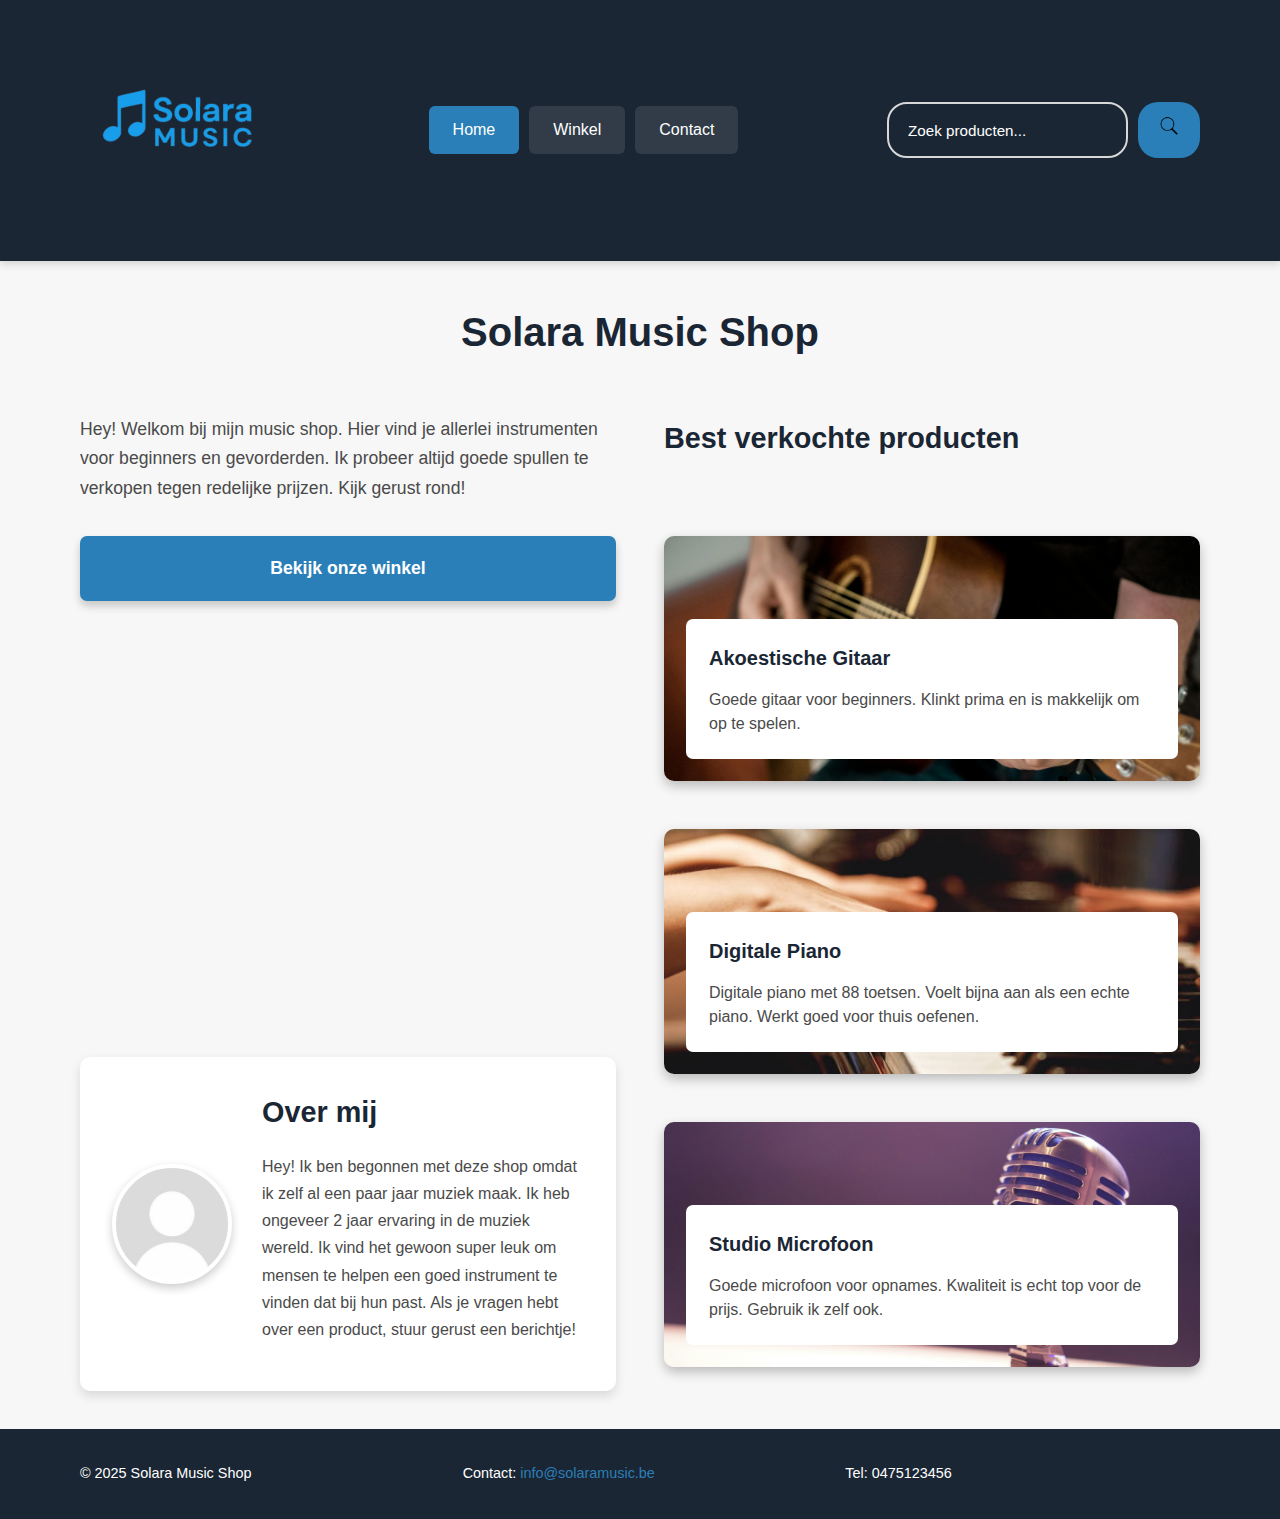
<file: webtechnologie_deelopdracht/index.html>
<!DOCTYPE html>
<html lang="nl">
<head>
    <meta charset="UTF-8">
    <meta name="viewport" content="width=device-width, initial-scale=1.0">
    <title>Home - Solara Music Shop</title>
    <link rel="stylesheet" href="css/reset.css">
    <link rel="stylesheet" href="css/general.css">
    <link rel="stylesheet" href="css/home.css">
</head>
<body>
    <header>
        <div class="container">
            <a href="index.html" class="logo"> <img src="assets/logo.png" alt="Solara Music Shop logo" width="200" height="200"></a>
            <nav>
                <ul>
                    <li><a href="index.html" class="active">Home</a></li>
                    <li><a href="shop.html">Winkel</a></li>
                    <li><a href="contact.html">Contact</a></li>
                </ul>
            </nav>
            <div class="searchbox">
                <input type="search" placeholder="Zoek producten..." aria-label="Zoek naar instrumenten">
                <button type="submit" aria-label="Zoekknop"><img src="assets/search.png" alt="" width="20" height="20"></button>
            </div>
        </div>
    </header>

    <main>
        <div class="container">
            <h1>Solara Music Shop</h1>
            <p class="intro">Hey! Welkom bij mijn music shop. Hier vind je allerlei instrumenten voor beginners en gevorderden. Ik probeer altijd goede spullen te verkopen tegen redelijke prijzen. Kijk gerust rond!</p>
            
            <a href="shop.html" class="shop-btn">Bekijk onze winkel</a>
            
            <h2>Best verkochte producten</h2>
            
            <div class="cards-grid">
                <article class="prod-card" style="background-image: url('assets/guitar-stock.jpg');">
                    <div class="card-info">
                        <h2 class="title">Akoestische Gitaar</h2>
                        <p>Goede gitaar voor beginners. Klinkt prima en is makkelijk om op te spelen.</p>
                    </div>
                </article>

                <article class="prod-card" style="background-image: url('assets/piano-stock.jpg');">
                    <div class="card-info">
                        <h2 class="title">Digitale Piano</h2>
                        <p>Digitale piano met 88 toetsen. Voelt bijna aan als een echte piano. Werkt goed voor thuis oefenen.</p>
                    </div>
                </article>

                <article class="prod-card" style="background-image: url('assets/microphone-stock.jpg');">
                    <div class="card-info">
                        <h2 class="title">Studio Microfoon</h2>
                        <p>Goede microfoon voor opnames. Kwaliteit is echt top voor de prijs. Gebruik ik zelf ook.</p>
                    </div>
                </article>
            </div>

            <div class="about-section">
                <div class="profile-pic"></div>
                <div class="about-text">
                    <h2>Over mij</h2>
                    <p>Hey! Ik ben begonnen met deze shop omdat ik zelf al een paar jaar muziek maak. Ik heb ongeveer 2 jaar ervaring in de muziek wereld. Ik vind het gewoon super leuk om mensen te helpen een goed instrument te vinden dat bij hun past. Als je vragen hebt over een product, stuur gerust een berichtje!</p>
                </div>
            </div>
        </div>
    </main>

    <footer>
        <div class="container">
            <p>&copy; 2025 Solara Music Shop</p>
            <p>Contact: <a href="mailto:info@solaramusic.be">info@solaramusic.be</a></p>
            <p>Tel: 0475123456</p>
        </div>
    </footer>
</body>
</html>
</file>
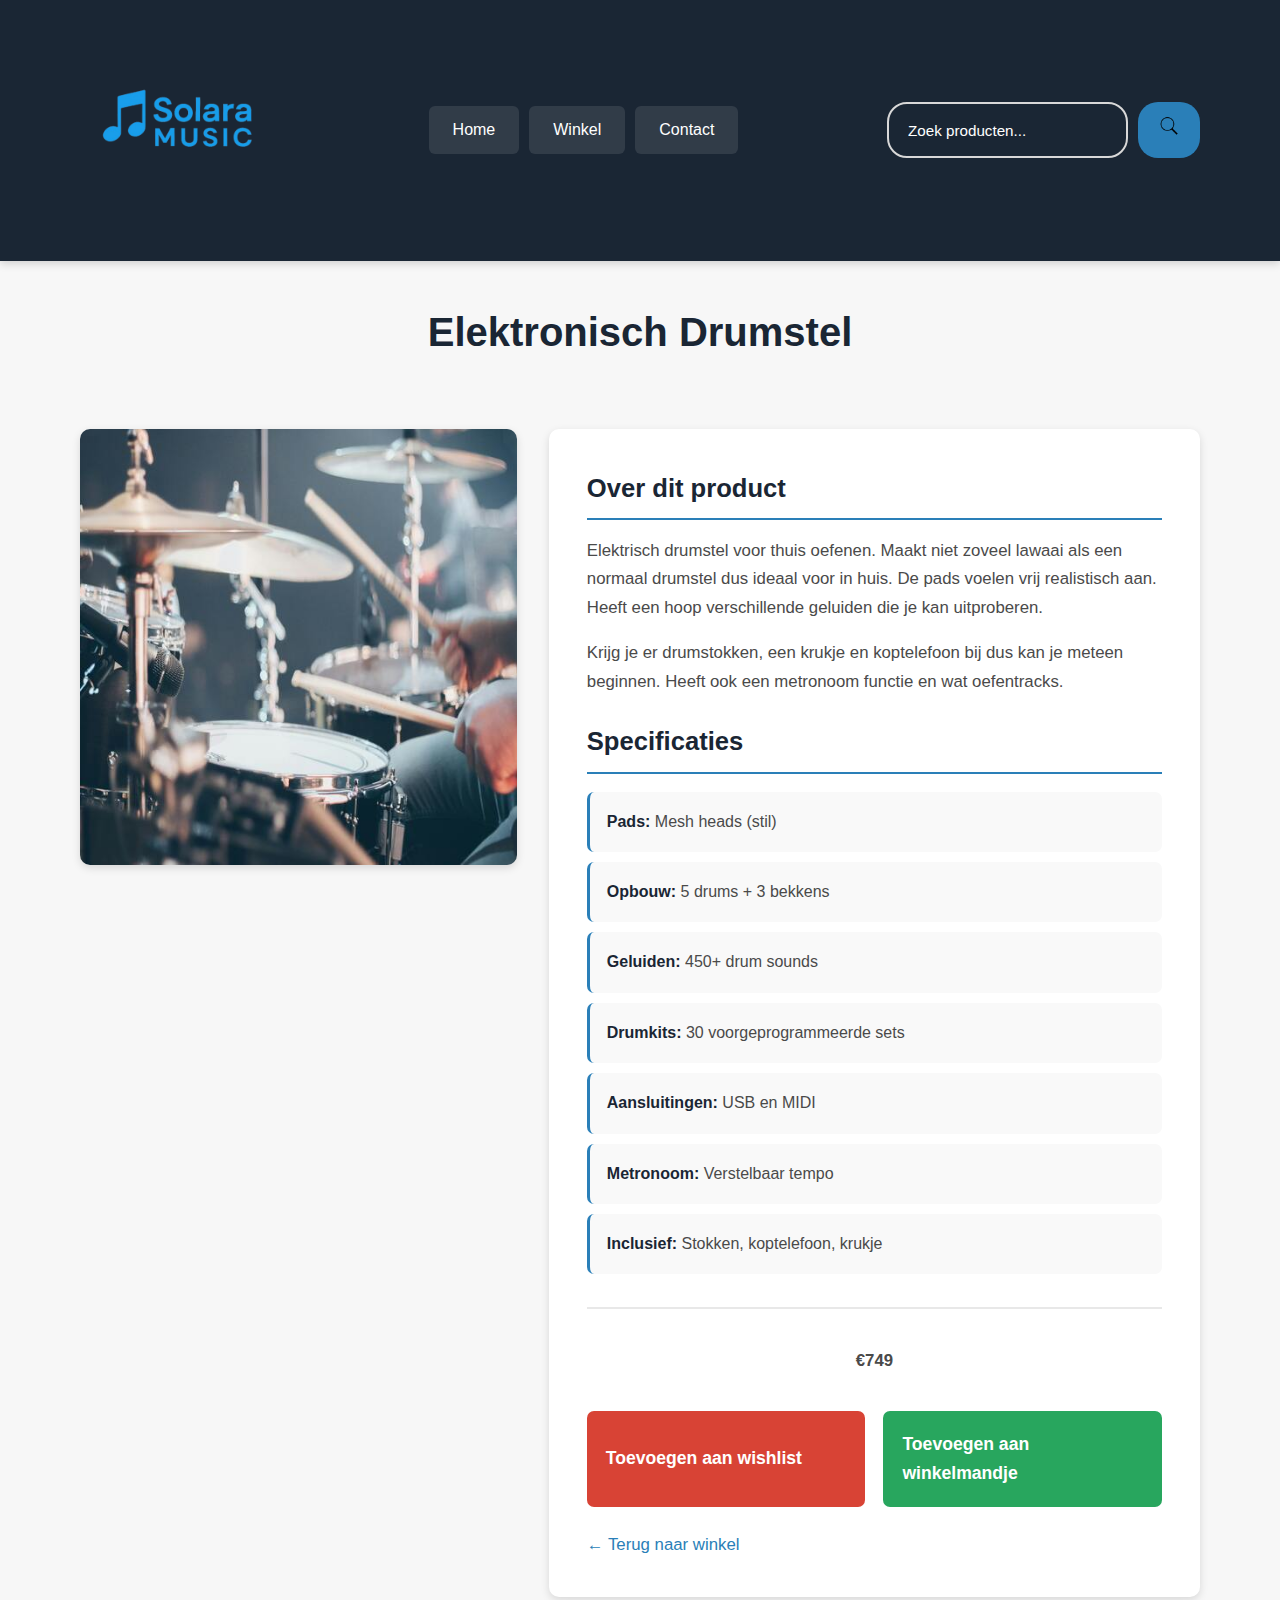
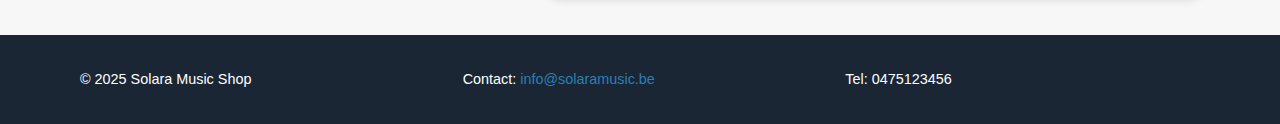
<file: webtechnologie_deelopdracht/product-drums.html>
<!DOCTYPE html>
<html lang="nl">
<head>
    <meta charset="UTF-8">
    <meta name="viewport" content="width=device-width, initial-scale=1.0">
    <title>Elektronisch Drumstel - Solara Music Shop</title>
    <link rel="stylesheet" href="css/reset.css">
    <link rel="stylesheet" href="css/general.css">
    <link rel="stylesheet" href="css/product.css">
</head>
<body>
    <header>
        <div class="container">
            <a href="index.html" class="logo"> <img src="assets/logo.png" alt="Logo" width="200" height="200"></a>           
             <nav>
                <ul>
                    <li><a href="index.html">Home</a></li>
                    <li><a href="shop.html">Winkel</a></li>
                    <li><a href="contact.html">Contact</a></li>
                </ul>
            </nav>
            <div class="searchbox">
                <input type="search" placeholder="Zoek producten..." aria-label="Zoeken">
                <button type="submit" aria-label="Zoeken"> <img src="assets/search.png" alt="Zoeken" width="20" height="20"></button>            </div>
        </div>
    </header>

    <main>
        <div class="container">
            <div class="layout">
                <h1>Elektronisch Drumstel</h1>
                
                <div class="horizontal">
                    <figure class="fig">
                        <img src="assets/drums-stock.jpg" alt="Elektronisch Drumstel">
                       
                    </figure>

                    <div class="content">
                <h2>Over dit product</h2>
                <p>Elektrisch drumstel voor thuis oefenen. Maakt niet zoveel lawaai als een normaal drumstel dus ideaal voor in huis. De pads voelen vrij realistisch aan. Heeft een hoop verschillende geluiden die je kan uitproberen.</p>
                
                <p>Krijg je er drumstokken, een krukje en koptelefoon bij dus kan je meteen beginnen. Heeft ook een metronoom functie en wat oefentracks.</p>

                <h2>Specificaties</h2>
                <ul class="spec-list">
                    <li><strong>Pads:</strong> Mesh heads (stil)</li>
                    <li><strong>Opbouw:</strong> 5 drums + 3 bekkens</li>
                    <li><strong>Geluiden:</strong> 450+ drum sounds</li>
                    <li><strong>Drumkits:</strong> 30 voorgeprogrammeerde sets</li>
                    <li><strong>Aansluitingen:</strong> USB en MIDI</li>
                    <li><strong>Metronoom:</strong> Verstelbaar tempo</li>
                    <li><strong>Inclusief:</strong> Stokken, koptelefoon, krukje</li>
                </ul>

                <div class="actions">
                    <p class="price">€749</p>
                    <button class="wishBtn">Toevoegen aan wishlist</button>
                    <button class="cartBtn">Toevoegen aan winkelmandje</button>
                </div>

                <a href="shop.html" class="back">← Terug naar winkel</a>
            </div>
                </div>
            </div>
        </div>
    </main>

    <footer>
        <div class="container">
            <p>&copy; 2025 Solara Music Shop</p>
            <p>Contact: <a href="mailto:info@solaramusic.be">info@solaramusic.be</a></p>
            <p>Tel: 0475123456</p>
        </div>
    </footer>
</body>
</html>
</file>
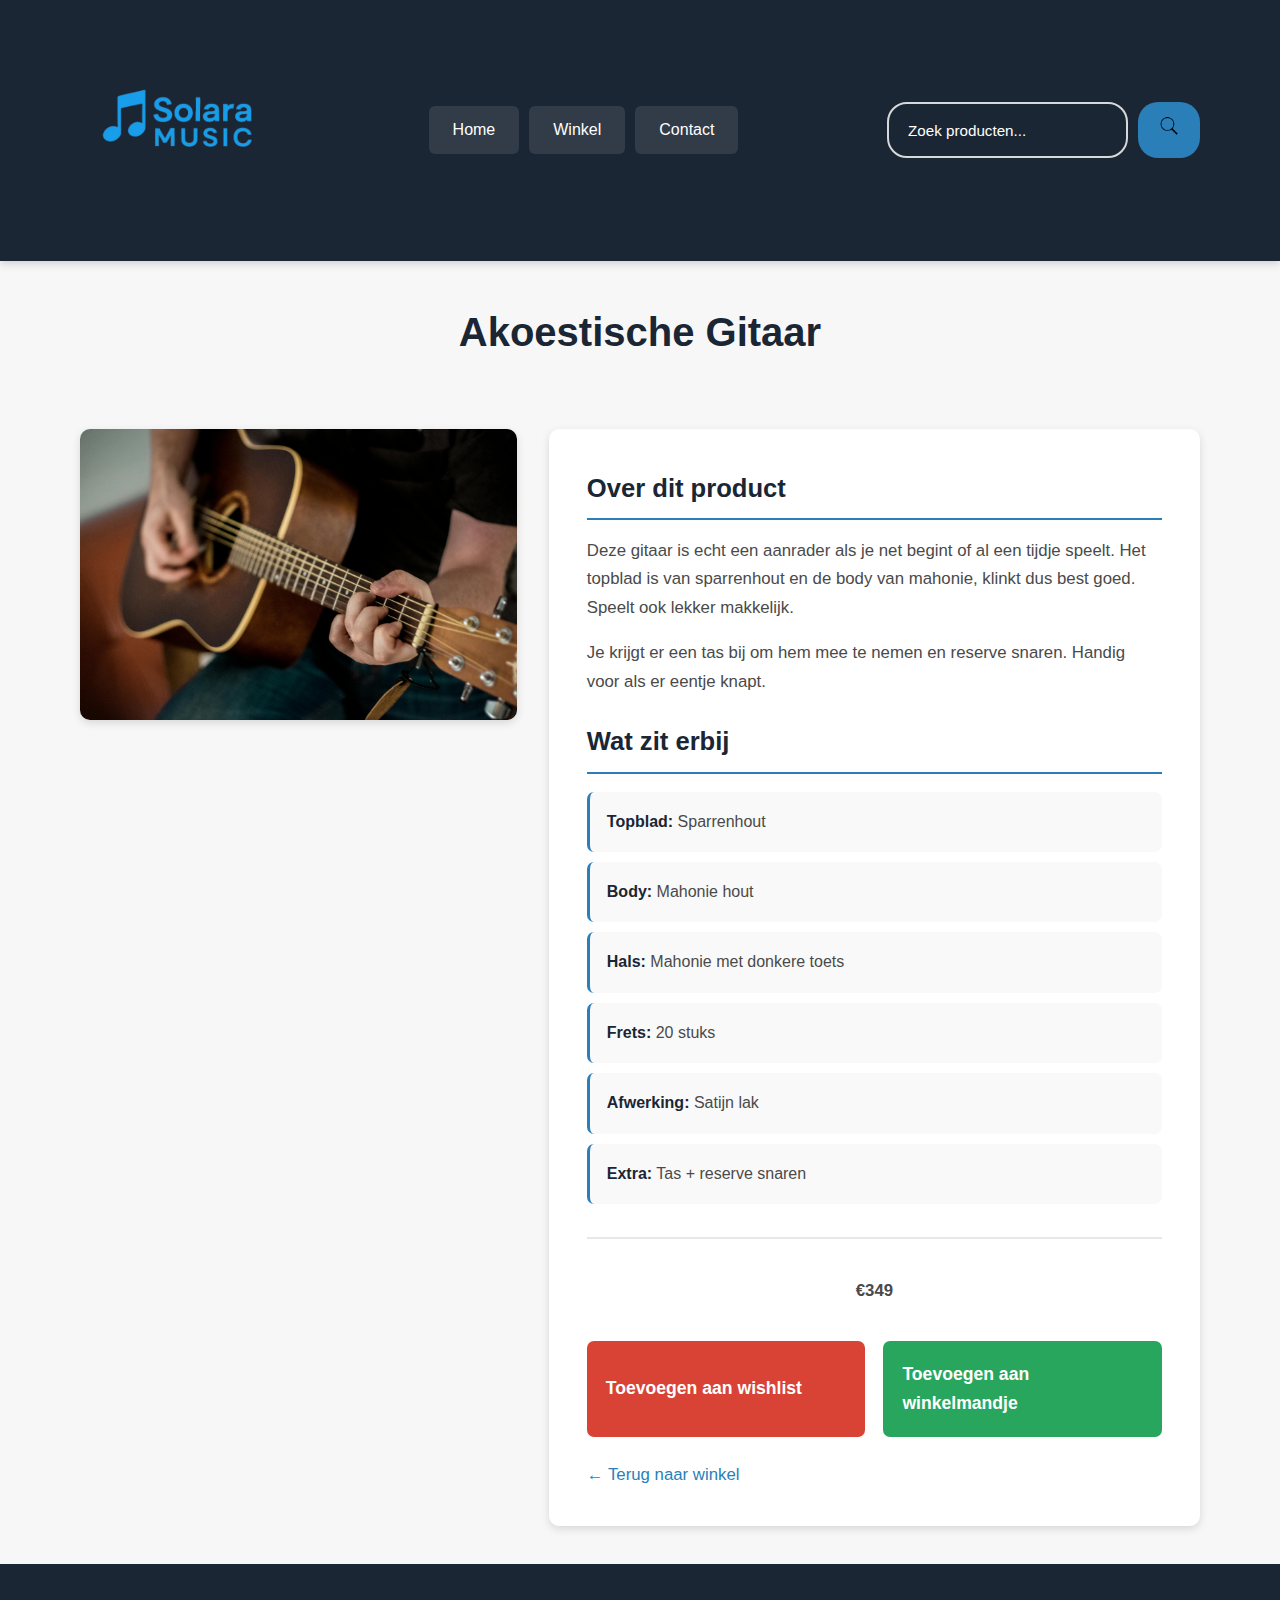
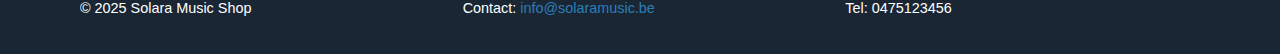
<file: webtechnologie_deelopdracht/product-gitaar.html>
<!DOCTYPE html>
<html lang="nl">
<head>
    <meta charset="UTF-8">
    <meta name="viewport" content="width=device-width, initial-scale=1.0">
    <title>Akoestische Gitaar - Solara Music Shop</title>
    <link rel="stylesheet" href="css/reset.css">
    <link rel="stylesheet" href="css/general.css">
    <link rel="stylesheet" href="css/product.css">
</head>
<body>
    <header>
        <div class="container">
            <a href="index.html" class="logo"> <img src="assets/logo.png" alt="Solara Music Shop logo" width="200" height="200"></a>  
            <nav>
                <ul>
                    <li><a href="index.html">Home</a></li>
                    <li><a href="shop.html">Winkel</a></li>
                    <li><a href="contact.html">Contact</a></li>
                </ul>
            </nav>
            <div class="searchbox">
                <input type="search" placeholder="Zoek producten..." aria-label="Zoek naar instrumenten">
                <button type="submit" aria-label="Zoekknop"><img src="assets/search.png" alt="" width="20" height="20"></button>            </div>
        </div>
    </header>

    <main>
        <div class="container">
            <div class="layout">
                <h1>Akoestische Gitaar</h1>
                
                <div class="horizontal">
                    <figure class="fig">
                        <img src="assets/guitar-stock.jpg" alt="Akoestische Gitaar Pro">
                    </figure>

                    <div class="content">
                <h2>Over dit product</h2>
                <p>Deze gitaar is echt een aanrader als je net begint of al een tijdje speelt. Het topblad is van sparrenhout en de body van mahonie, klinkt dus best goed. Speelt ook lekker makkelijk.</p>
                
                <p>Je krijgt er een tas bij om hem mee te nemen en reserve snaren. Handig voor als er eentje knapt.</p>

                <h2>Wat zit erbij</h2>
                <ul class="spec-list">
                    <li><strong>Topblad:</strong> Sparrenhout</li>
                    <li><strong>Body:</strong> Mahonie hout</li>
                    <li><strong>Hals:</strong> Mahonie met donkere toets</li>
                    <li><strong>Frets:</strong> 20 stuks</li>
                    <li><strong>Afwerking:</strong> Satijn lak</li>
                    <li><strong>Extra:</strong> Tas + reserve snaren</li>
                </ul>

                <div class="actions">
                    <p class="price">€349</p>
                    <button class="wishBtn"> Toevoegen aan wishlist</button>
                    <button class="cartBtn"> Toevoegen aan winkelmandje</button>
                </div>

                <a href="shop.html" class="back">← Terug naar winkel</a>
            </div>
                </div>
            </div>
        </div>
    </main>

    <footer>
        <div class="container">
            <p>&copy; 2025 Solara Music Shop</p>
            <p>Contact: <a href="mailto:info@solaramusic.be">info@solaramusic.be</a></p>
            <p>Tel: 0475123456</p>
        </div>
    </footer>
    
    <script src="js/shop.js"></script>
</body>
</html>
</file>
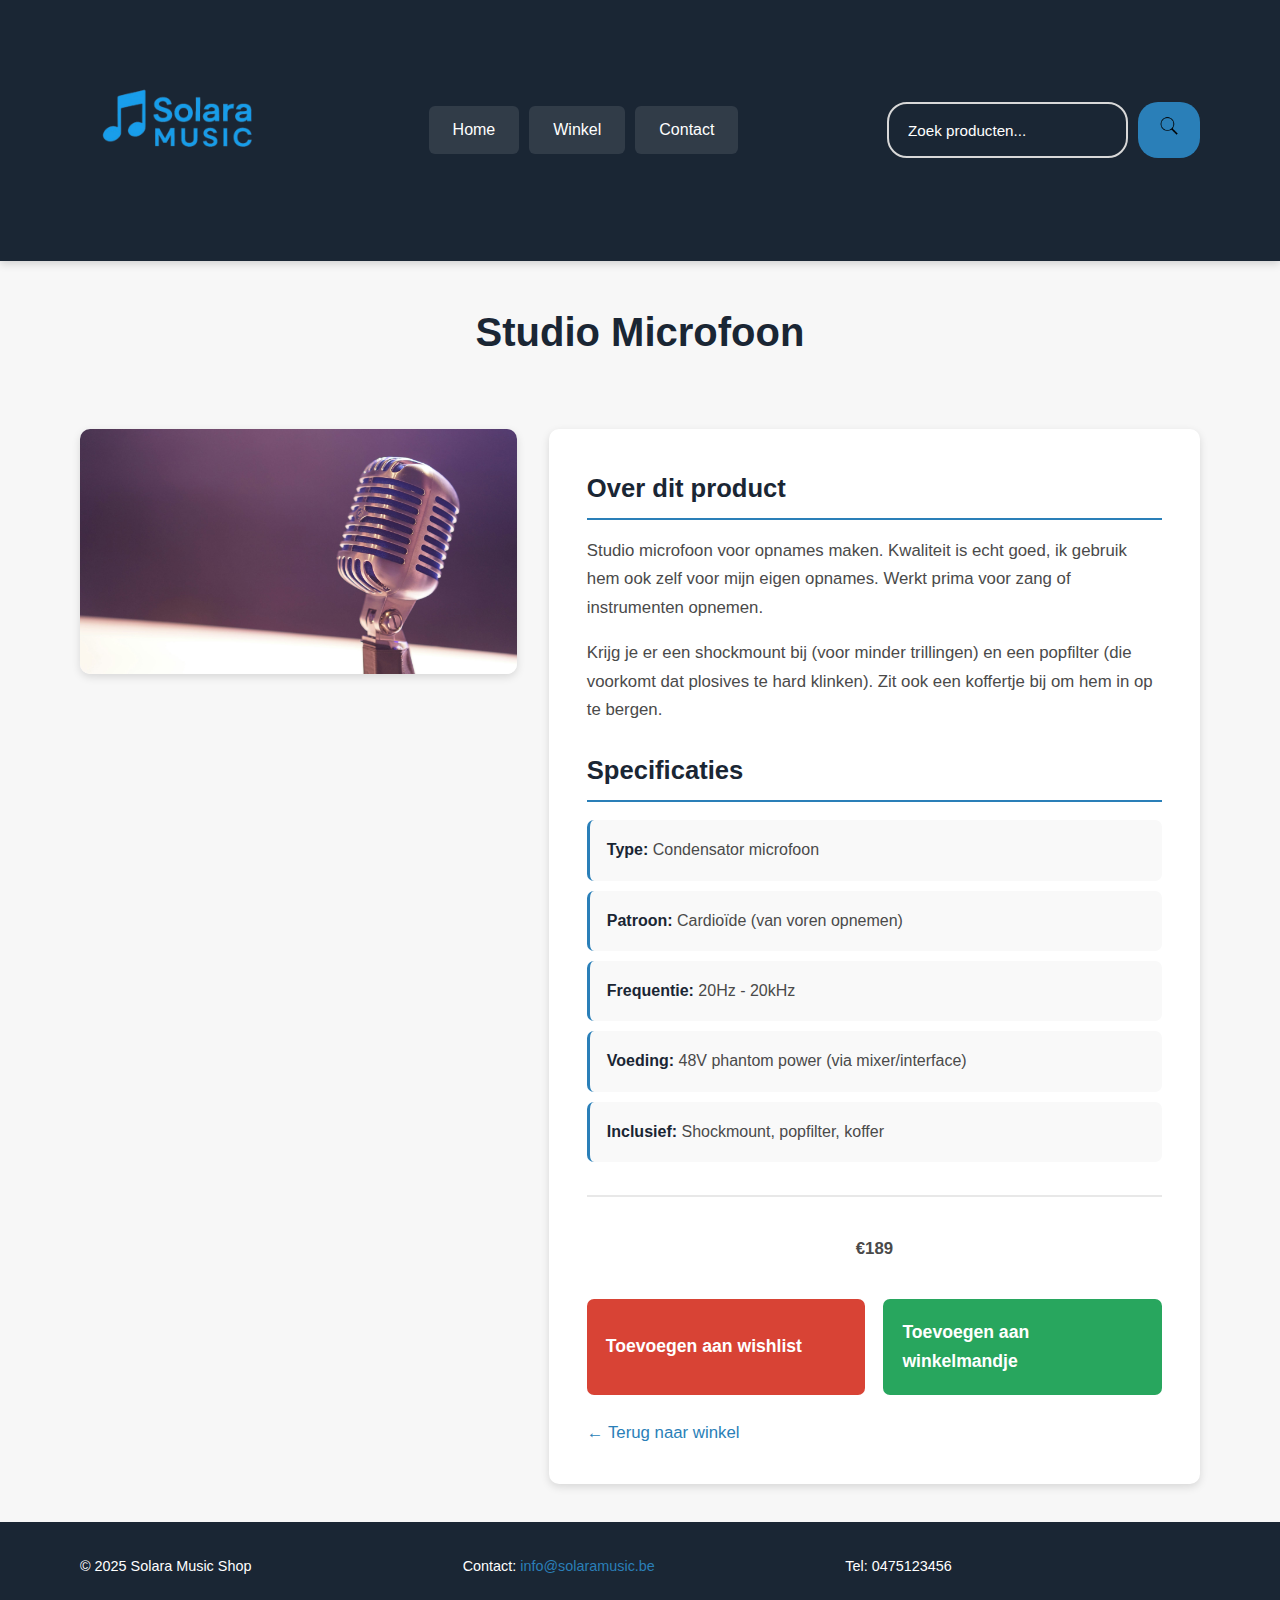
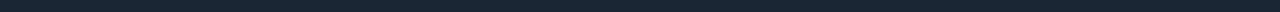
<file: webtechnologie_deelopdracht/product-microfoon.html>
<!DOCTYPE html>
<html lang="nl">
<head>
    <meta charset="UTF-8">
    <meta name="viewport" content="width=device-width, initial-scale=1.0">
    <title>Studio Microfoon - Solara Music Shop</title>
    <link rel="stylesheet" href="css/reset.css">
    <link rel="stylesheet" href="css/general.css">
    <link rel="stylesheet" href="css/product.css">
</head>
<body>
    <header>
        <div class="container">
            <a href="index.html" class="logo"> <img src="assets/logo.png" alt="Solara Music Shop logo" width="200" height="200"></a>            
            <nav>
                <ul>
                    <li><a href="index.html">Home</a></li>
                    <li><a href="shop.html">Winkel</a></li>
                    <li><a href="contact.html">Contact</a></li>
                </ul>
            </nav>
            <div class="searchbox">
                <input type="search" placeholder="Zoek producten..." aria-label="Zoek naar instrumenten">
                <button type="submit" aria-label="Zoekknop"><img src="assets/search.png" alt="" width="20" height="20"></button>            </div>
        </div>
    </header>

    <main>
        <div class="container">
            <div class="layout">
                <h1>Studio Microfoon</h1>
                
                <div class="horizontal">
                    <figure class="fig">
                        <img src="assets/microphone-stock.jpg" alt="Studio Condensator Microfoon">
                        
                    </figure>

                    <div class="content">
                <h2>Over dit product</h2>
                <p>Studio microfoon voor opnames maken. Kwaliteit is echt goed, ik gebruik hem ook zelf voor mijn eigen opnames. Werkt prima voor zang of instrumenten opnemen.</p>
                
                <p>Krijg je er een shockmount bij (voor minder trillingen) en een popfilter (die voorkomt dat plosives te hard klinken). Zit ook een koffertje bij om hem in op te bergen.</p>

                <h2>Specificaties</h2>
                <ul class="spec-list">
                    <li><strong>Type:</strong> Condensator microfoon</li>
                    <li><strong>Patroon:</strong> Cardioïde (van voren opnemen)</li>
                    <li><strong>Frequentie:</strong> 20Hz - 20kHz</li>
                    <li><strong>Voeding:</strong> 48V phantom power (via mixer/interface)</li>
                    <li><strong>Inclusief:</strong> Shockmount, popfilter, koffer</li>
                </ul>

                <div class="actions">
                    <p class="price">€189</p>
                    <button class="wishBtn">Toevoegen aan wishlist</button>
                    <button class="cartBtn">Toevoegen aan winkelmandje</button>
                </div>

                <a href="shop.html" class="back">← Terug naar winkel</a>
            </div>
                </div>
            </div>
        </div>
    </main>

    <footer>
        <div class="container">
            <p>&copy; 2025 Solara Music Shop</p>
            <p>Contact: <a href="mailto:info@solaramusic.be">info@solaramusic.be</a></p>
            <p>Tel: 0475123456</p>
        </div>
    </footer>
    
    <script src="js/shop.js"></script>
</body>
</html>
</file>
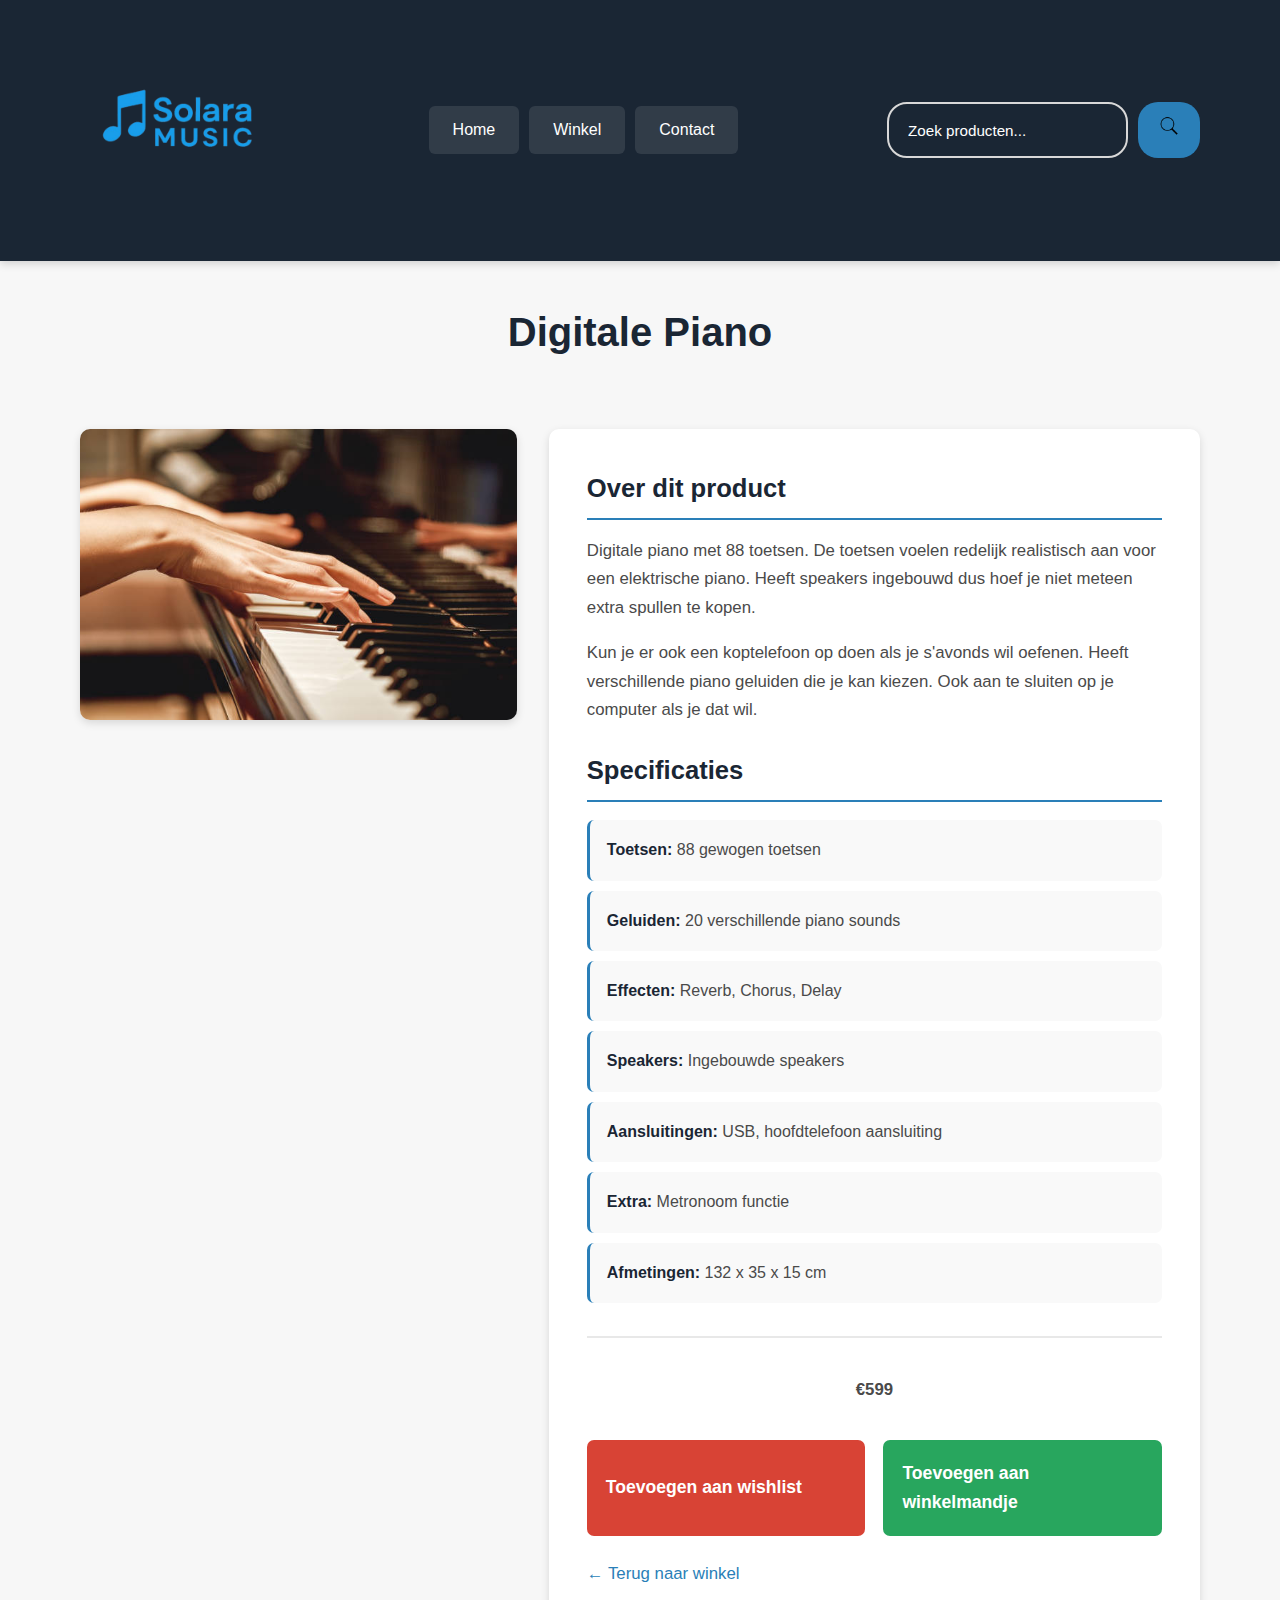
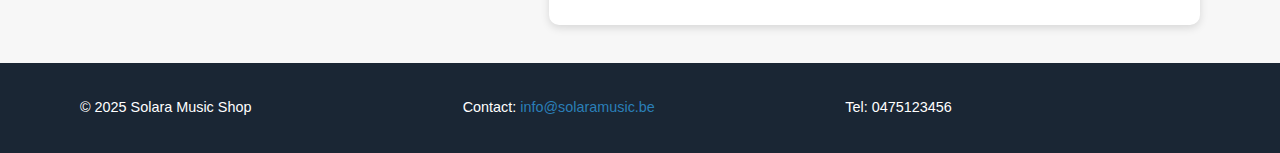
<file: webtechnologie_deelopdracht/product-piano.html>
<!DOCTYPE html>
<html lang="nl">
<head>
    <meta charset="UTF-8">
    <meta name="viewport" content="width=device-width, initial-scale=1.0">
    <title>Digitale Piano - Solara Music Shop</title>
    <link rel="stylesheet" href="css/reset.css">
    <link rel="stylesheet" href="css/general.css">
    <link rel="stylesheet" href="css/product.css">
</head>
<body>
    <header>
        <div class="container">
            <a href="index.html" class="logo"> <img src="assets/logo.png" alt="Solara Music Shop logo" width="200" height="200"></a>            
            <nav>
                <ul>
                    <li><a href="index.html">Home</a></li>
                    <li><a href="shop.html">Winkel</a></li>
                    <li><a href="contact.html">Contact</a></li>
                </ul>
            </nav>
            <div class="searchbox">
                <input type="search" placeholder="Zoek producten..." aria-label="Zoek naar instrumenten">
                <button type="submit" aria-label="Zoekknop"><img src="assets/search.png" alt="" width="20" height="20"></button>            </div>
        </div>
    </header>

    <main>
        <div class="container">
            <div class="layout">
                <h1>Digitale Piano</h1>
                
                <div class="horizontal">
                    <figure class="fig">
                        <img src="assets/piano-stock.jpg" alt="Digitale Piano 88 Toetsen">
                    </figure>

                    <div class="content">
                <h2>Over dit product</h2>
                <p>Digitale piano met 88 toetsen. De toetsen voelen redelijk realistisch aan voor een elektrische piano. Heeft speakers ingebouwd dus hoef je niet meteen extra spullen te kopen.</p>
                
                <p>Kun je er ook een koptelefoon op doen als je s'avonds wil oefenen. Heeft verschillende piano geluiden die je kan kiezen. Ook aan te sluiten op je computer als je dat wil.</p>

                <h2>Specificaties</h2>
                <ul class="spec-list">
                    <li><strong>Toetsen:</strong> 88 gewogen toetsen</li>
                    <li><strong>Geluiden:</strong> 20 verschillende piano sounds</li>
                    <li><strong>Effecten:</strong> Reverb, Chorus, Delay</li>
                    <li><strong>Speakers:</strong> Ingebouwde speakers</li>
                    <li><strong>Aansluitingen:</strong> USB, hoofdtelefoon aansluiting</li>
                    <li><strong>Extra:</strong> Metronoom functie</li>
                    <li><strong>Afmetingen:</strong> 132 x 35 x 15 cm</li>
                </ul>

                <div class="actions">
                    <p class="price">€599</p>
                    <button class="wishBtn">Toevoegen aan wishlist</button>
                    <button class="cartBtn">Toevoegen aan winkelmandje</button>
                </div>

                <a href="shop.html" class="back">← Terug naar winkel</a>
            </div>
                </div>
            </div>
        </div>
    </main>

    <footer>
        <div class="container">
            <p>&copy; 2025 Solara Music Shop</p>
            <p>Contact: <a href="mailto:info@solaramusic.be">info@solaramusic.be</a></p>
            <p>Tel: 0475123456</p>
        </div>
    </footer>
    
    <script src="js/shop.js"></script>
</body>
</html>
</file>
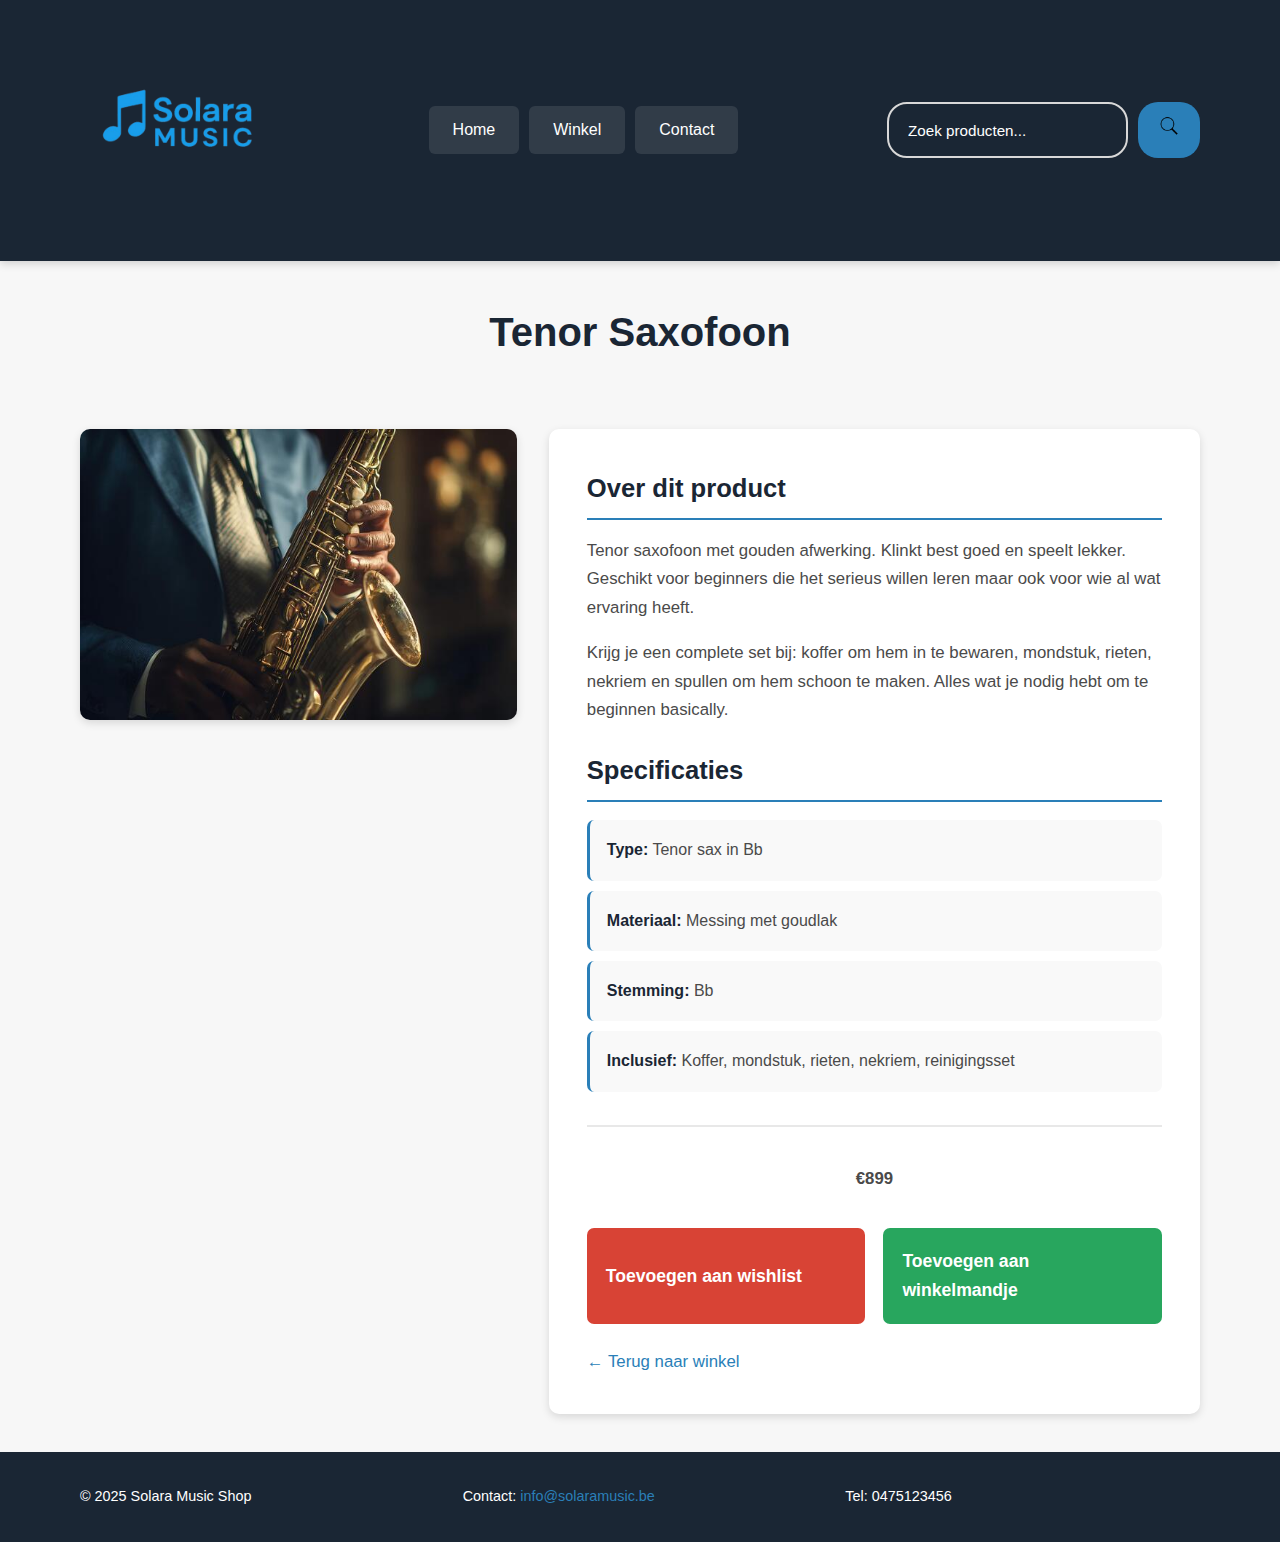
<file: webtechnologie_deelopdracht/product-saxofoon.html>
<!DOCTYPE html>
<html lang="nl">
<head>
    <meta charset="UTF-8">
    <meta name="viewport" content="width=device-width, initial-scale=1.0">
    <title>Tenor Saxofoon - Solara Music Shop</title>
    <link rel="stylesheet" href="css/reset.css">
    <link rel="stylesheet" href="css/general.css">
    <link rel="stylesheet" href="css/product.css">
</head>
<body>
    <header>
        <div class="container">
            <a href="index.html" class="logo"> <img src="assets/logo.png" alt="Logo" width="200" height="200"></a>            
            <nav>
                <ul>
                    <li><a href="index.html">Home</a></li>
                    <li><a href="shop.html">Winkel</a></li>
                    <li><a href="contact.html">Contact</a></li>
                </ul>
            </nav>
            <div class="searchbox">
                <input type="search" placeholder="Zoek producten..." aria-label="Zoeken">
                <button type="submit" aria-label="Zoeken"> <img src="assets/search.png" alt="Zoeken" width="20" height="20"></button>            </div>
        </div>
    </header>

    <main>
        <div class="container">
            <div class="layout">
                <h1>Tenor Saxofoon</h1>
                
                <div class="horizontal">
                    <figure class="fig">
                        <img src="assets/saxophone-stock.jpg" alt="Tenor Saxofoon">
                    </figure>

                    <div class="content">
                <h2>Over dit product</h2>
                <p>Tenor saxofoon met gouden afwerking. Klinkt best goed en speelt lekker. Geschikt voor beginners die het serieus willen leren maar ook voor wie al wat ervaring heeft.</p>
                
                <p>Krijg je een complete set bij: koffer om hem in te bewaren, mondstuk, rieten, nekriem en spullen om hem schoon te maken. Alles wat je nodig hebt om te beginnen basically.</p>

                <h2>Specificaties</h2>
                <ul class="spec-list">
                    <li><strong>Type:</strong> Tenor sax in Bb</li>
                    <li><strong>Materiaal:</strong> Messing met goudlak</li>
                    <li><strong>Stemming:</strong> Bb</li>
                    <li><strong>Inclusief:</strong> Koffer, mondstuk, rieten, nekriem, reinigingsset</li>
                </ul>

                <div class="actions">
                    <p class="price">€899</p>
                    <button class="wishBtn">Toevoegen aan wishlist</button>
                    <button class="cartBtn">Toevoegen aan winkelmandje</button>
                </div>

                <a href="shop.html" class="back">← Terug naar winkel</a>
            </div>
                </div>
            </div>
        </div>
    </main>

    <footer>
        <div class="container">
            <p>&copy; 2025 Solara Music Shop</p>
            <p>Contact: <a href="mailto:info@solaramusic.be">info@solaramusic.be</a></p>
            <p>Tel: 0475123456</p>
        </div>
    </footer>
</body>
</html>
</file>
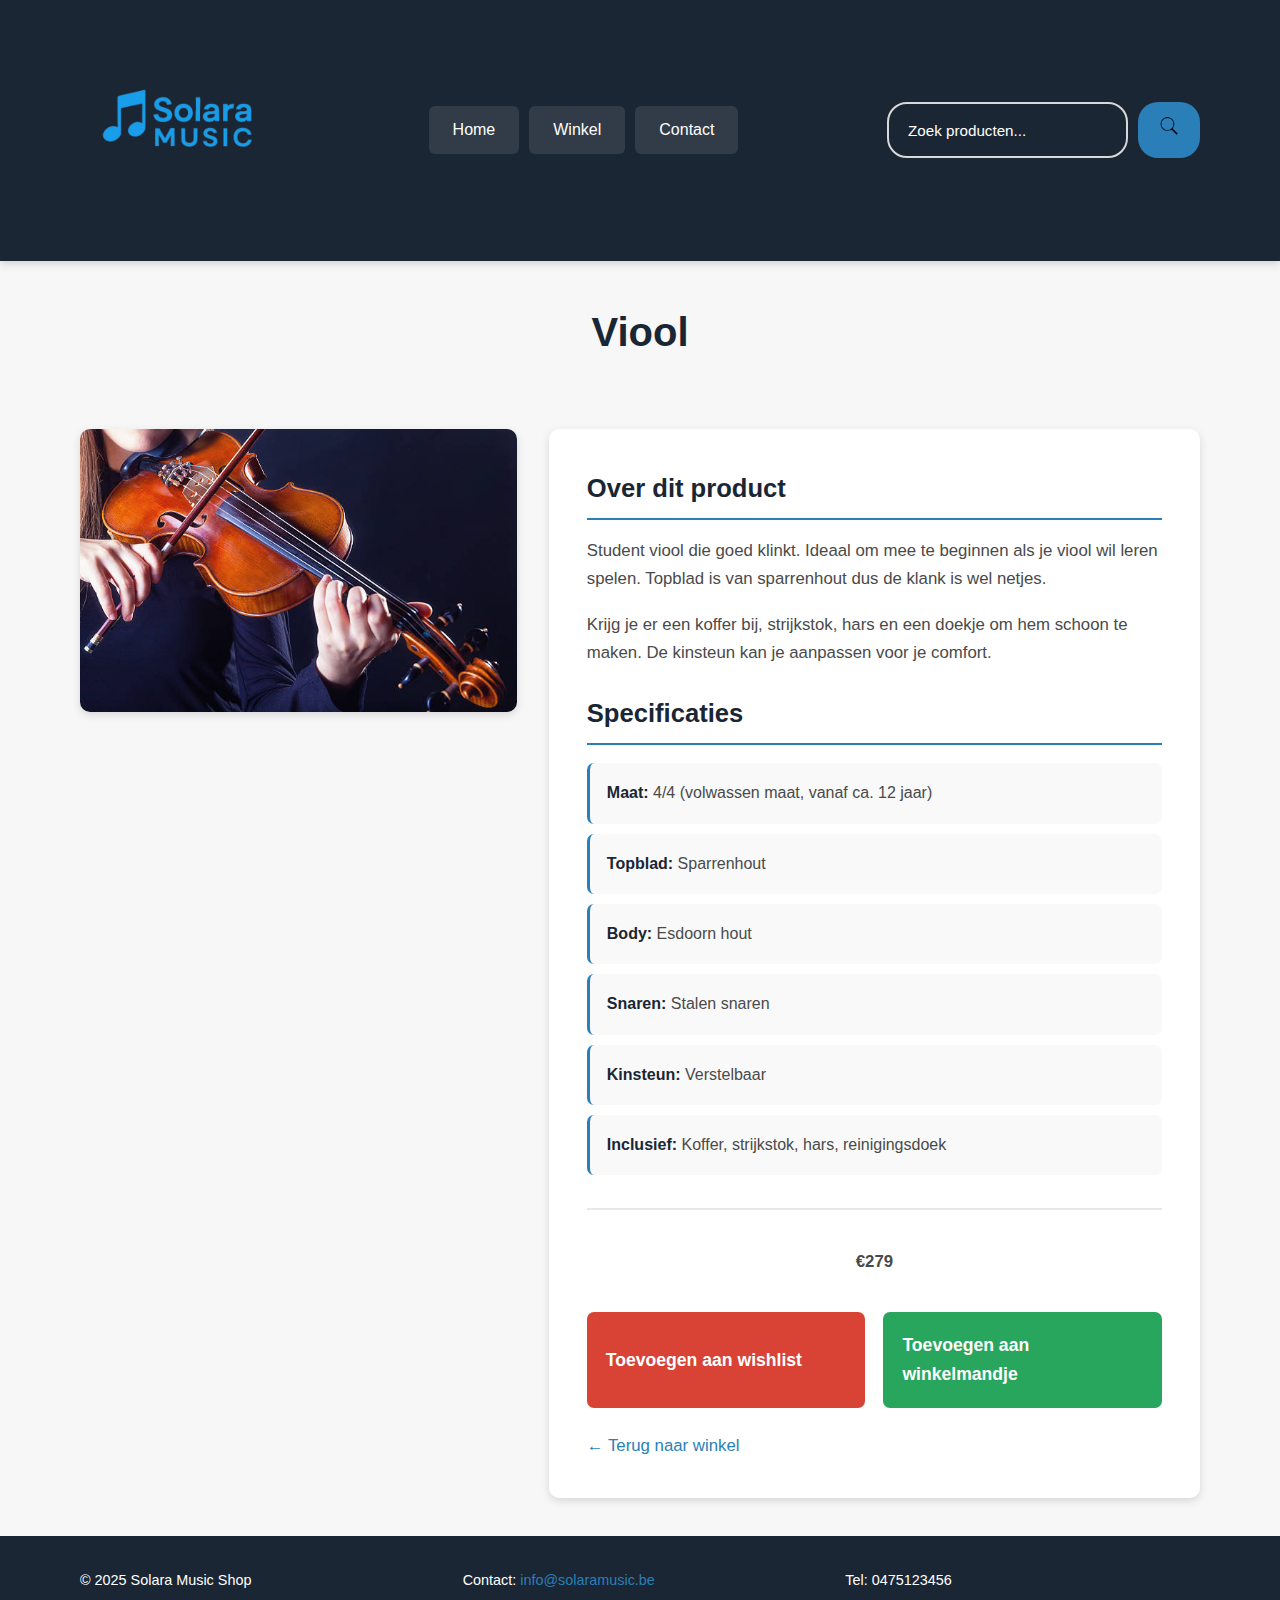
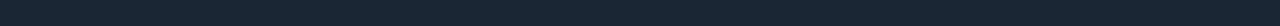
<file: webtechnologie_deelopdracht/product-viool.html>
<!DOCTYPE html>
<html lang="nl">
<head>
    <meta charset="UTF-8">
    <meta name="viewport" content="width=device-width, initial-scale=1.0">
    <title>Viool - Solara Music Shop</title>
    <link rel="stylesheet" href="css/reset.css">
    <link rel="stylesheet" href="css/general.css">
    <link rel="stylesheet" href="css/product.css">
</head>
<body>
    <header>
        <div class="container">
            <a href="index.html" class="logo"> <img src="assets/logo.png" alt="Logo" width="200" height="200"></a>            
            <nav>
                <ul>
                    <li><a href="index.html">Home</a></li>
                    <li><a href="shop.html">Winkel</a></li>
                    <li><a href="contact.html">Contact</a></li>
                </ul>
            </nav>
            <div class="searchbox">
                <input type="search" placeholder="Zoek producten..." aria-label="Zoeken">
                <button type="submit" aria-label="Zoeken"> <img src="assets/search.png" alt="Zoeken" width="20" height="20"></button>            </div>
        </div>
    </header>

    <main>
        <div class="container">
            <div class="layout">
                <h1>Viool</h1>
                
                <div class="horizontal">
                    <figure class="fig">
                        <img src="assets/violin-stock.jpg" alt="Viool 4/4 Student">
                    </figure>

                    <div class="content">
                <h2>Over dit product</h2>
                <p>Student viool die goed klinkt. Ideaal om mee te beginnen als je viool wil leren spelen. Topblad is van sparrenhout dus de klank is wel netjes.</p>
                
                <p>Krijg je er een koffer bij, strijkstok, hars en een doekje om hem schoon te maken. De kinsteun kan je aanpassen voor je comfort.</p>

                <h2>Specificaties</h2>
                <ul class="spec-list">
                    <li><strong>Maat:</strong> 4/4 (volwassen maat, vanaf ca. 12 jaar)</li>
                    <li><strong>Topblad:</strong> Sparrenhout</li>
                    <li><strong>Body:</strong> Esdoorn hout</li>
                    <li><strong>Snaren:</strong> Stalen snaren</li>
                    <li><strong>Kinsteun:</strong> Verstelbaar</li>
                    <li><strong>Inclusief:</strong> Koffer, strijkstok, hars, reinigingsdoek</li>
                </ul>

                <div class="actions">
                    <p class="price">€279</p>
                    <button class="wishBtn">Toevoegen aan wishlist</button>
                    <button class="cartBtn">Toevoegen aan winkelmandje</button>
                </div>

                <a href="shop.html" class="back">← Terug naar winkel</a>
            </div>
                </div>
            </div>
        </div>
    </main>

    <footer>
        <div class="container">
            <p>&copy; 2025 Solara Music Shop</p>
            <p>Contact: <a href="mailto:info@solaramusic.be">info@solaramusic.be</a></p>
            <p>Tel: 0475123456</p>
        </div>
    </footer>
</body>
</html>
</file>
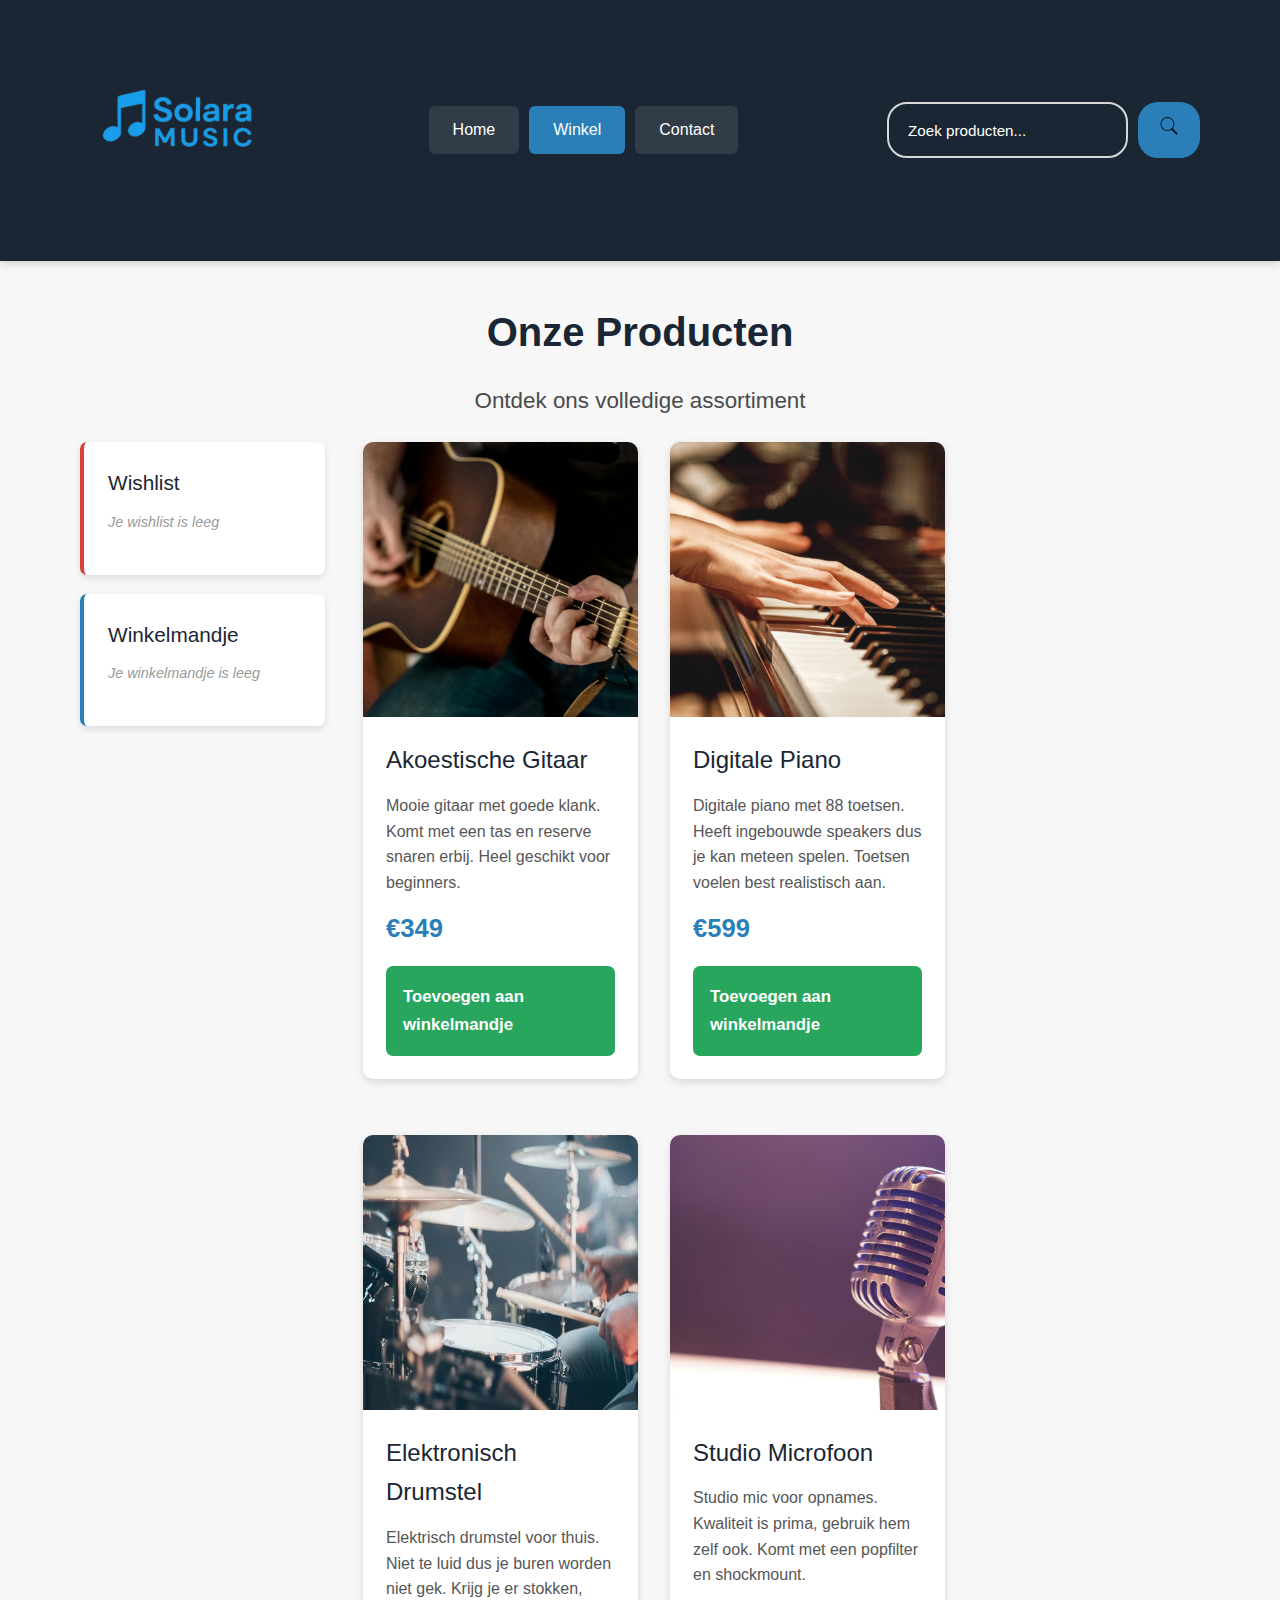
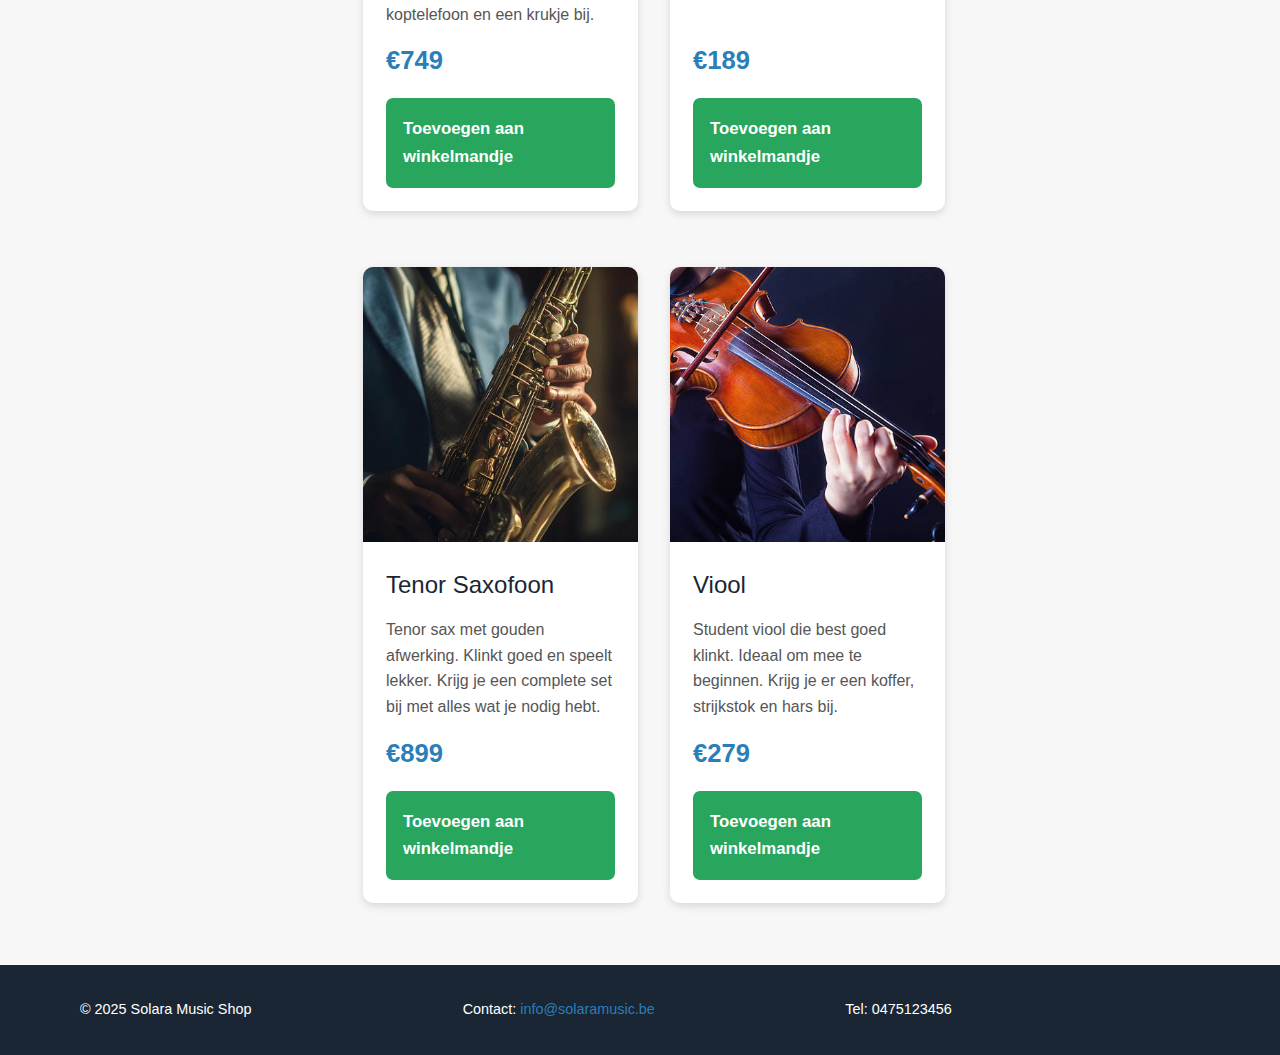
<file: webtechnologie_deelopdracht/shop.html>
<!DOCTYPE html>
<html lang="nl">
<head>
    <meta charset="UTF-8">
    <meta name="viewport" content="width=device-width, initial-scale=1.0">
    <title>Winkel - Solara Music Shop</title>
    <link rel="stylesheet" href="css/reset.css">
    <link rel="stylesheet" href="css/general.css">
    <link rel="stylesheet" href="css/shop.css">
</head>
<body>
    <header>
        <div class="container">
 <a href="index.html" class="logo"> <img src="assets/logo.png" alt="Logo" width="200" height="200"></a>            
 <nav>
                <ul>
                    <li><a href="index.html">Home</a></li>
                    <li><a href="shop.html" class="active">Winkel</a></li>
                    <li><a href="contact.html">Contact</a></li>
                </ul>
            </nav>
            <div class="searchbox">
                <input type="search" placeholder="Zoek producten..." aria-label="Zoeken">
                <button type="submit" aria-label="Zoeken"> <img src="assets/search.png" alt="Zoeken" width="20" height="20"></button>            </div>
        </div>
    </header>

    <main>
        <div class="container">
            <h1>Onze Producten</h1>
            <h2>Ontdek ons volledige assortiment</h2>
            
            <div class="main-layout">
                <div class="sidebar">
                    <aside class="wishlist">
                        <h3>Wishlist</h3>
                        <p class="msg-empty">Je wishlist is leeg</p>
                    </aside>

                    <aside class="cart">
                        <h3>Winkelmandje</h3>
                        <p class="msg-empty">Je winkelmandje is leeg</p>
                    </aside>
                </div>
                
                <div class="grid">
                    <article class="item">
                <div class="img-wrap" style="background-image: url('assets/guitar-stock.jpg');"></div>
                <div class="details">
                    <h3><a href="product-gitaar.html">Akoestische Gitaar</a></h3>
                    <p>Mooie gitaar met goede klank. Komt met een tas en reserve snaren erbij. Heel geschikt voor beginners.</p>
                    <p class="price">€349</p>
                    <button class="addCart">Toevoegen aan winkelmandje</button>
                </div>
            </article>

            <article class="item">
                <div class="img-wrap" style="background-image: url('assets/piano-stock.jpg');"></div>
                <div class="details">
                    <h3><a href="product-piano.html">Digitale Piano</a></h3>
                    <p>Digitale piano met 88 toetsen. Heeft ingebouwde speakers dus je kan meteen spelen. Toetsen voelen best realistisch aan.</p>
                    <p class="price">€599</p>
                    <button class="addCart">Toevoegen aan winkelmandje</button>
                </div>
            </article>

            <article class="item">
                <div class="img-wrap" style="background-image: url('assets/drums-stock.jpg');"></div>
                <div class="details">
                    <h3><a href="product-drums.html">Elektronisch Drumstel</a></h3>
                    <p>Elektrisch drumstel voor thuis. Niet te luid dus je buren worden niet gek. Krijg je er stokken, koptelefoon en een krukje bij.</p>
                    <p class="price">€749</p>
                    <button class="addCart">Toevoegen aan winkelmandje</button>
                </div>
            </article>

            <article class="item">
                <div class="img-wrap" style="background-image: url('assets/microphone-stock.jpg');"></div>
                <div class="details">
                    <h3><a href="product-microfoon.html">Studio Microfoon</a></h3>
                    <p>Studio mic voor opnames. Kwaliteit is prima, gebruik hem zelf ook. Komt met een popfilter en shockmount.</p>
                    <p class="price">€189</p>
                    <button class="addCart">Toevoegen aan winkelmandje</button>
                </div>
            </article>

            <article class="item">
                <div class="img-wrap" style="background-image: url('assets/saxophone-stock.jpg');"></div>  
                <div class="details">
                    <h3><a href="product-saxofoon.html">Tenor Saxofoon</a></h3>
                    <p>Tenor sax met gouden afwerking. Klinkt goed en speelt lekker. Krijg je een complete set bij met alles wat je nodig hebt.</p>
                    <p class="price">€899</p>
                    <button class="addCart">Toevoegen aan winkelmandje</button>
                </div>
            </article>

            <article class="item">
                <div class="img-wrap" style="background-image: url('assets/violin-stock.jpg');"></div>
                <div class="details">
                    <h3><a href="product-viool.html">Viool</a></h3>
                    <p>Student viool die best goed klinkt. Ideaal om mee te beginnen. Krijg je er een koffer, strijkstok en hars bij.</p>
                    <p class="price">€279</p>
                    <button class="addCart">Toevoegen aan winkelmandje</button>
                </div>
            </article>
                </div>
            </div>
        </div>
    </main>

    <footer>
        <div class="container">
            <p>&copy; 2025 Solara Music Shop</p>
            <p>Contact: <a href="mailto:info@solaramusic.be">info@solaramusic.be</a></p>
            <p>Tel: 0475123456</p>
        </div>
    </footer>
</body>
</html>
</file>
<file: webtechnologie_deelopdracht/css/general.css>
:root {
    --bg-light: #ffffff;
    --bg-normal: #f7f7f7;
    --bg-dark: #e0e0e0;
    
    --text-light: #4a4a4a;
    --text-normal: #2b2b2b;
    --text-dark: #1a2634;
    
    --primary-light: #3d94c9;
    --primary: #2a7fb8;
    --primary-dark: #236395;
    
    --secondary-light: #32b870;
    --secondary: #28a65e;
    --secondary-dark: #1f8a4c;
    
    --accent-light: #e85544;
    --accent: #d84335;
    --accent-dark: #b8332a;
    
    --border-light: #e0e0e0;
    --border: #d8d8d8;
    
    --font-primary: 'Roboto', 'Segoe UI', Tahoma, Geneva, Verdana, sans-serif;
    --font-secondary: 'Poppins', sans-serif;
}

* {
    margin: 0;
    padding: 0;
    box-sizing: border-box;
}

body {
    font-family: var(--font-primary);
    font-size: 16px;
    line-height: 1.65;
    color: var(--text-normal);
    background-color: var(--bg-normal);
    display: flex;
    flex-direction: column;
    min-height: 100vh;
}

h1 {
    font-size: 2rem;
    font-weight: 700;
    margin-bottom: 18px;
    color: var(--text-dark);
}

h2 {
    font-size: 1.5rem;
    font-weight: 600;
    margin-bottom: 14px;
    color: var(--text-dark);
}

h3 {
    font-size: 1.25rem;
    font-weight: 500;
    margin-bottom: 11px;
    color: var(--text-dark);
}

p {
    margin-bottom: 16px;
}

header {
    background-color: var(--text-dark);
    color: white;
    padding: 17px;
    top: 0;
    z-index: 100;
    box-shadow: 0 3px 8px rgba(0,0,0,0.15);
}

.logo {
    font-size: 1.5rem;
    font-weight: bold;
    text-decoration: none;
    color: white;
    display: inline-block;
    margin-bottom: 9px;
}

nav {
    margin-top: 9px;
}

nav ul {
    list-style: none;
    display: grid;
    gap: 8px;
}

nav ul li {
    width: 100%;
}

nav ul li a {
    color: white;
    text-decoration: none;
    padding: 9px 17px;
    display: block;
    background-color: rgba(255,255,255,0.1);
    border-radius: 6px;
}

nav ul li a.active {
    background-color: var(--primary);
}

main {
    padding: 22px;
    flex: 1;
}

footer {
    background-color: var(--text-dark);
    color: white;
    padding: 25px;
    text-align: center;
    margin-top: auto;
}

footer p {
    margin-bottom: 8px;
    font-size: 0.9rem;
}

footer a {
    color: var(--primary);
    text-decoration: none;
}

.container {
    max-width: 485px;
    margin: 0 auto;
}

.searchbox {
    margin-top: 17px;
    display: grid;
    grid-template-columns: 1fr auto;
    gap: 10px;
}

.searchbox input {
    padding: 11px 18px;
    border: 2px solid var(--border);
    border-radius: 20px;
    font-size: 0.95rem;
    font-family: inherit;
}

.searchbox input:focus {
    outline: none;
}

.searchbox button {
    padding: 11px 20px;
    background-color: var(--primary);
    color: white;
    border: none;
    border-radius: 20px;
    font-size: 1.2rem;
    cursor: pointer;
}

@media (min-width: 768px) {
    .container {
        max-width: 1180px;
        padding: 0 30px;
    }

    h1 {
        font-size: 2.5rem;
    }

    h2 {
        font-size: 2rem;
    }

    h3 {
        font-size: 1.5rem;
    }

    header {
        padding: 23px 0;
    }

    header .container {
        display: grid;
        grid-template-columns: auto 1fr auto;
        align-items: center;
        gap: 32px;
    }

    .logo {
        font-size: 1.8rem;
        margin-bottom: 0;
        grid-column: 1;
    }

    nav {
        margin-top: 0;
        grid-column: 2;
    }

    nav ul {
        display: flex;
        gap: 10px;
        justify-content: center;
    }

    nav ul li {
        width: auto;
    }

    nav ul li a {
        padding: 11px 24px;
    }

    .searchbox {
        margin-top: 0;
        min-width: 245px;
        grid-column: 3;
    }

    .searchbox input {
        padding: 12px 19px;
        font-size: 0.95rem;
    }

    .searchbox button {
        padding: 12px 21px;
    }

    main {
        padding: 38px 0;
        min-height: 600px;
    }

    footer {
        padding: 33px;
    }

    footer .container {
        display: grid;
        grid-template-columns: 1fr 1fr 1fr;
        gap: 28px;
        align-items: center;
        text-align: left;
    }

    footer p {
        margin-bottom: 0;
    }
}
</file>
<file: webtechnologie_deelopdracht/css/home.css>
.intro {
    font-size: 1rem;
    line-height: 1.7;
    color: #4a4a4a;
    margin-bottom: 32px;
}

.shop-btn {
    display: block;
    background-color: #2a7fb8;
    color: white;
    text-decoration: none;
    padding: 17px 34px;
    border-radius: 7px;
    text-align: center;
    font-weight: 600;
    font-size: 1.1rem;
    margin-bottom: 32px;
    box-shadow: 0 5px 9px rgba(0,0,0,0.2);
}

main h2 {
    margin-top: 34px;
    margin-bottom: 18px;
}

.prod-card {
    background-size: cover;
    background-position: center;
    background-repeat: no-repeat;
    border-radius: 10px;
    margin-bottom: 24px;
    min-height: 250px;
    display: grid;
    align-items: end;
    box-shadow: 0 5px 12px rgba(0,0,0,0.25);
}

.card-info {
    background-color: white;
    padding: 19px;
    margin: 15px;
    border-radius: 7px;
    display: flex;
    flex-direction: column;
    gap: 9px;
    border-radius: 7px;
}

.card-info .title {
    font-size: 1.125rem;
    font-weight: 600;
    color: #1a2634;
    margin-bottom: 0;
}

.card-info p {
    font-size: 0.9rem;
    color: #4a4a4a;
    line-height: 1.5;
    margin-bottom: 0;
}

.about-section {
    background-color: white;
    border-radius: 10px;
    padding: 24px;
    margin-top: 32px;
    box-shadow: 0 5px 11px rgba(0,0,0,0.12);
}

.profile-pic {
    width: 100px;
    height: 100px;
    border-radius: 50%;
    background-color: #2a7fb8;
    background-image: url('../assets/profile pic.jpg');
    background-size: cover;
    background-position: center;
    border: 4px solid white;
    box-shadow: 0 4px 10px rgba(0,0,0,0.2);
    margin: 0 auto 17px;
}

.about-text h2 {
    text-align: center;
    margin-top: 0;
    margin-bottom: 16px;
    color: #1a2634;
}

.about-text p {
    color: #4a4a4a;
    line-height: 1.7;
    text-align: center;
}

@media (min-width: 768px) {
   
    .intro {
        font-size: 1.1rem;
    }

    .shop-btn {
        font-size: 1.1rem;
        padding: 18px 42px;
    }

    .prod-card {
        min-height: 295px;
    }

    main h2 {
        margin-top: 33px;
        font-size: 1.8rem;
    }

    .card-info {
        padding: 23px;
        margin: 22px;
        gap: 13px;
    }

    .card-info .title {
        font-size: 1.25rem;
    }

    .card-info p {
        font-size: 1rem;
    }

    .about-section {
        padding: 32px;
        margin-top: 33px;
        display: grid;
        grid-template-columns: auto 1fr;
        align-items: center;
        gap: 30px;
    }

    .profile-pic {
        width: 120px;
        height: 120px;
        grid-column: 1;
        margin: 0;
    }

    .about-text {
        grid-column: 2;
    }

    .about-text h2 {
        font-size: 1.8rem;
        margin-top: 0;
        text-align: left;
    }

    .about-text p {
        font-size: 1rem;
        text-align: left;
    }
}

@media (min-width: 1024px) {
    main .container {
        display: grid;
        grid-template-columns: 1fr 1fr;
        grid-template-rows: auto auto 1fr auto;
        gap: 32px 48px;
        grid-template-areas:
            "title title"
            "intro products-title"
            "cta products"
            "bio products";
    }

    main h1 {
        grid-area: title;
        text-align: center;
    }

    .intro {
        grid-area: intro;
        margin: 0;
    }

    .shop-btn {
        grid-area: cta;
        margin: 0;
        align-self: start;
    }

    main h2 {
        grid-area: products-title;
        margin-top: 0;
        text-align: left;
    }

    .cards-grid {
        grid-area: products;
        display: grid;
        grid-template-rows: auto auto auto;
        gap: 24px;
    }

    .prod-card {
        min-height: 245px;
    }

    .about-section {
        grid-area: bio;
        margin-top: 0;
    }
}
</file>
<file: webtechnologie_deelopdracht/css/product.css>
.fig {
    margin: 24px 0;
    background-color: white;
    border-radius: 10px;
    box-shadow: 0 3px 9px rgba(0,0,0,0.13);
}

.fig img {
    width: 100%;
    height: auto;
    display: block;
    border-radius: 10px;
}

.content {
    background-color: white;
    padding: 24px;
    border-radius: 10px;
    box-shadow: 0 3px 9px rgba(0,0,0,0.13);
    margin-bottom: 24px;
}

.content h2 {
    color: #1a2634;
    font-size: 1.4rem;
    margin-top: 24px;
    margin-bottom: 17px;
    padding-bottom: 9px;
    border-bottom: 2px solid #2a7fb8;
}

.content h2:first-of-type {
    margin-top: 0;
}

.content p {
    color: #4a4a4a;
    line-height: 1.7;
    margin-bottom: 17px;
}

.spec-list {
    list-style: none;
    margin: 18px 0;
}

.spec-list li {
    padding: 13px;
    margin-bottom: 10px;
    background-color: #f9f9f9;
    border-radius: 7px;
    border-left: 3px solid #2a7fb8;
    font-size: 0.95rem;
    color: #4a4a4a;
}

.spec-list li strong {
    color: #1a2634;
    font-weight: 600;
}

.actions {
    margin-top: 33px;
    padding-top: 24px;
    border-top: 2px solid #e8e8e8;
}

.price {
    font-size: 2rem;
    font-weight: bold;
    color: #2a7fb8;
    margin-bottom: 24px;
    text-align: center;
}

.wishBtn,
.cartBtn {
    width: 100%;
    padding: 17px;
    border: none;
    border-radius: 7px;
    font-size: 1rem;
    font-weight: 600;
    cursor: pointer;
    margin-bottom: 13px;
}

.wishBtn {
    background-color: #d84335;
    color: white;
    transition: background-color 0.3s ease, transform 0.2s ease;
}

.wishBtn:hover {
    background-color: #b8332a;
    transform: translateY(-2px);
}

.cartBtn {
    background-color: #28a65e;
    color: white;
    transition: background-color 0.3s ease, transform 0.2s ease;
}

.cartBtn:hover {
    background-color: #1f8a4c;
    transform: translateY(-2px);
}

.back {
    display: inline-block;
    margin-top: 24px;
    color: #2a7fb8;
    text-decoration: none;
    font-weight: 500;
}

@media (min-width: 768px) {
    main h1 {
        text-align: center;
        margin-bottom: 32px;
    }

    .layout {
        display: flex;
        flex-direction: column;
        gap: 32px;
    }

    .horizontal {
        display: flex;
        gap: 32px;
        align-items: flex-start;
    }

    .fig {
        flex: 0 0 44%;
        margin: 0;
    }

    .content {
        flex: 1;
        padding: 32px;
        margin-bottom: 0;
    }

    .content h2 {
        font-size: 1.6rem;
    }

    .content p {
        font-size: 1.05rem;
    }

    .spec-list li {
        padding: 17px;
        font-size: 1rem;
    }

    .actions {
        padding-top: 33px;
    }

    .price {
        font-size: 2.5rem;
    }

    .wishBtn,
    .cartBtn {
        font-size: 1.1rem;
        padding: 19px;
    }

    .back {
        font-size: 1.05rem;
        margin-top: 32px;
    }
}

@media (min-width: 1024px) {
    .fig {
        flex: 0 0 39%;
    }

    .content {
        padding: 38px;
    }

    .actions {
        display: flex;
        flex-wrap: wrap;
        gap: 18px;
        padding-top: 38px;
    }

    .price {
        flex: 1 1 100%;
        margin-bottom: 18px;
    }

    .wishBtn,
    .cartBtn {
        flex: 1 1 47%;
        margin-bottom: 0;
    }

    .back {
        flex: 1 1 100%;
        margin-top: 24px;
    }
}
</file>
<file: webtechnologie_deelopdracht/css/shop.css>
aside {
    background-color: white;
    padding: 18px;
    border-radius: 7px;
    box-shadow: 0 3px 7px rgba(0,0,0,0.11);
    margin-bottom: 19px;
}

aside h3 {
    margin-bottom: 10px;
    color: #1a2634;
    font-size: 1.1rem;
}

.msg-empty {
    color: #999;
    font-size: 0.9rem;
    font-style: italic;
}

.wishlist {
    border-left: 4px solid #d84335;
}

.cart {
    border-left: 4px solid #2a7fb8;
}

main h2 {
    color: #4a4a4a;
    font-size: 1.2rem;
    margin-bottom: 23px;
    font-weight: 500;
}

.item {
    background-color: white;
    border-radius: 10px;
    margin-bottom: 24px;
    box-shadow: 0 3px 9px rgba(0,0,0,0.13);
}

.img-wrap {
    width: 100%;
    height: 200px;
    background-size: cover;
    background-position: center;
    background-repeat: no-repeat;
    border-radius: 10px 10px 0 0;
}

.details {
    padding: 19px;
}

.details h3 {
    color: #1a2634;
    margin-bottom: 13px;
    font-size: 1.3rem;
}

.details h3 a {
    color: #1a2634;
    text-decoration: none;
}

.details p {
    color: #565656;
    line-height: 1.6;
    margin-bottom: 13px;
    font-size: 0.95rem;
}

.details .price {
    color: #2a7fb8;
    font-weight: bold;
    font-size: 1.4rem;
    margin: 17px 0;
    display: block;
}

.addCart {
    width: 100%;
    padding: 15px;
    background-color: #28a65e;
    color: white;
    border: none;
    border-radius: 7px;
    font-size: 1rem;
    font-weight: 600;
    cursor: pointer;
}


@media (min-width: 768px) {
    aside {
        padding: 24px;
    }

    aside h3 {
        font-size: 1.3rem;
    }

    main h1 {
        text-align: center;
    }

    main h2 {
        text-align: center;
        font-size: 1.4rem;
    }

    .main-layout {
        display: flex;
        flex-wrap: wrap;
        gap: 30px;
    }

    .sidebar {
        flex: 1 1 245px;
        min-width: 245px;
    }

    .grid {
        flex: 1 1 400px;
        display: flex;
        flex-wrap: wrap;
        gap: 30px;
    }

    .item {
        flex: 1 1 44%;
        min-width: 275px;
        display: flex;
        flex-direction: column;
    }

    .img-wrap {
        height: 245px;
    }

    .details {
        padding: 23px;
        display: flex;
        flex-direction: column;
        flex-grow: 1;
    }

    .details h3 {
        font-size: 1.5rem;
    }

    .details p {
        font-size: 1rem;
    }

    .details .price {
        font-size: 1.6rem;
        margin-top: auto;
    }

    .addCart {
        font-size: 1.05rem;
        padding: 17px;
    }
}

@media (min-width: 1024px) {
    .main-layout {
        display: flex;
        flex-wrap: nowrap;
        gap: 38px;
        align-items: start;
    }

    .sidebar {
        flex: 0 0 245px;
    }

    .grid {
        flex: 1;
        display: flex;
        flex-wrap: wrap;
        gap: 32px;
    }

    .item {
        flex: 1 1 31%;
        min-width: 275px;
        max-width: 31%;
    }

    .img-wrap {
        height: 275px;
    }
}
</file>
